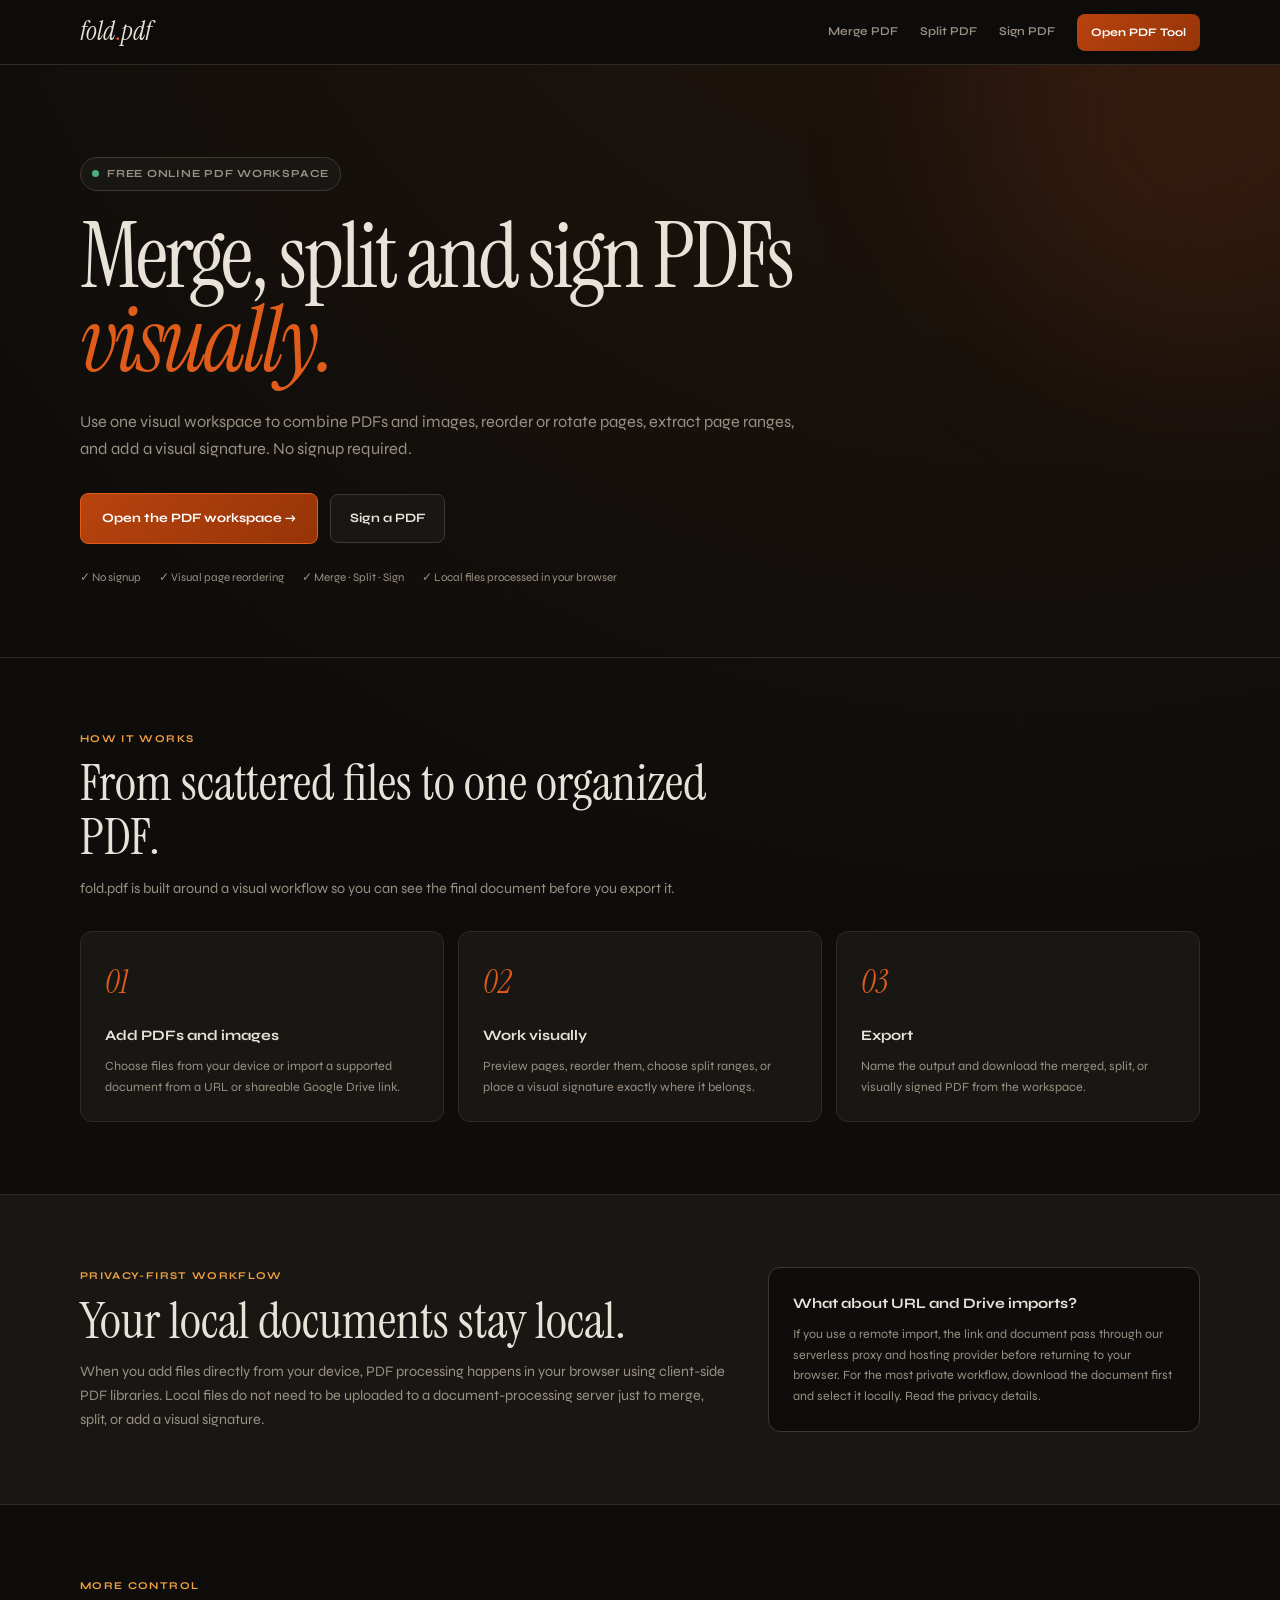
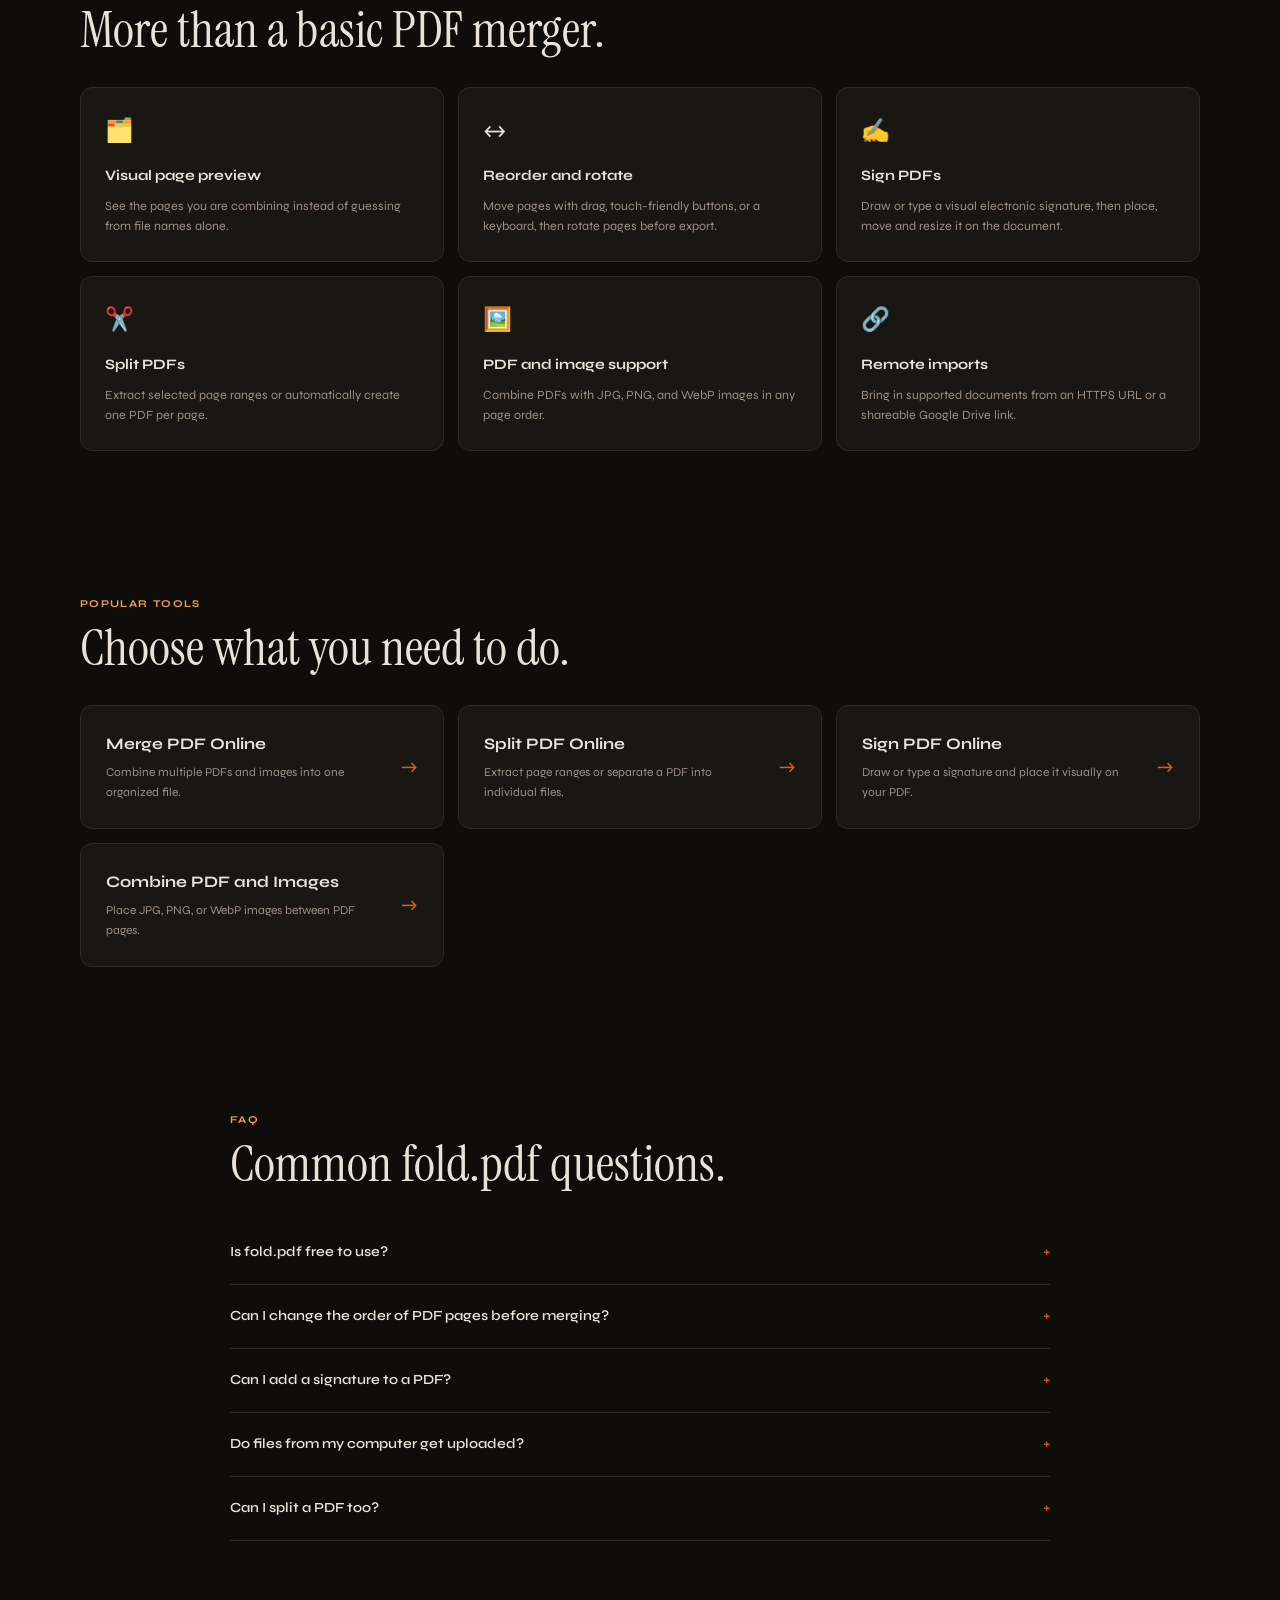
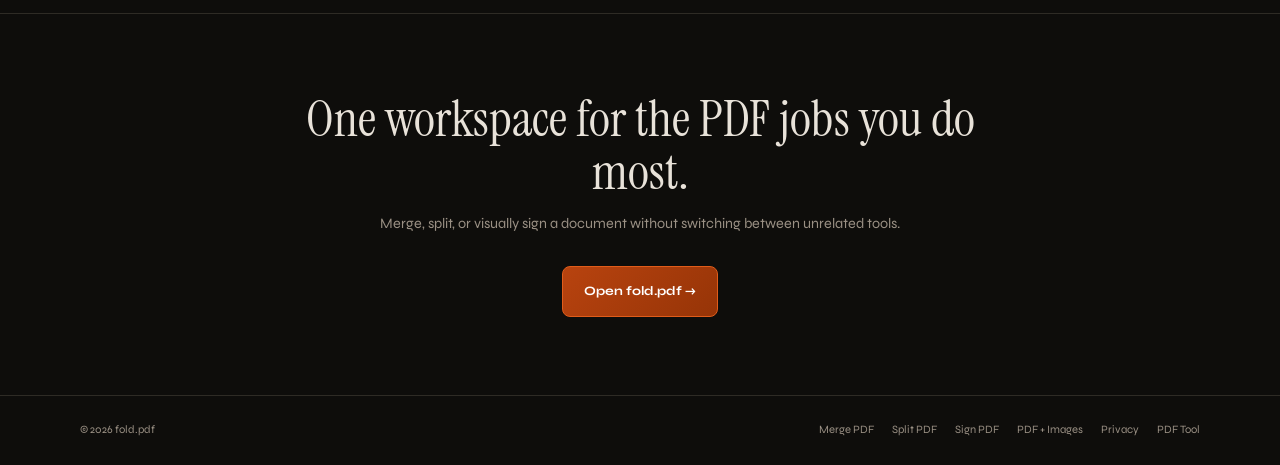
<file: index.html>
<!DOCTYPE html>
<html lang="en">
<head>
  <meta charset="UTF-8">
  <meta name="viewport" content="width=device-width, initial-scale=1.0">
  <title>Free PDF Tools to Merge, Split & Sign | fold.pdf</title>
  <meta name="description" content="Merge, split, reorder and visually sign PDFs in one free browser-based workspace. Combine PDFs and images, preview pages and export without an account.">
  <meta name="robots" content="index,follow,max-image-preview:large">
  <meta name="theme-color" content="#0e0d0b">
  <link rel="canonical" href="https://pdf-merger-sepia.vercel.app/">

  <meta property="og:type" content="website">
  <meta property="og:title" content="Free PDF Tools to Merge, Split & Sign – fold.pdf">
  <meta property="og:description" content="Combine PDFs and images, visually reorder pages, split documents, add a visual signature, and download your finished PDF for free.">
  <meta property="og:url" content="https://pdf-merger-sepia.vercel.app/">
  <meta property="og:site_name" content="fold.pdf">
  <meta name="twitter:card" content="summary">
  <meta name="twitter:title" content="Free PDF Tools to Merge, Split & Sign – fold.pdf">
  <meta name="twitter:description" content="Merge, organize, split and visually sign PDF files online with one workspace.">

  <link rel="preconnect" href="https://fonts.googleapis.com">
  <link rel="preconnect" href="https://fonts.gstatic.com" crossorigin>
  <link href="https://fonts.googleapis.com/css2?family=Instrument+Serif:ital@0;1&family=Syne:wght@400;500;600;700&display=swap" rel="stylesheet">

  <script type="application/ld+json">
  {
    "@context": "https://schema.org",
    "@type": "WebApplication",
    "name": "fold.pdf",
    "url": "https://pdf-merger-sepia.vercel.app/",
    "applicationCategory": "UtilitiesApplication",
    "operatingSystem": "Any",
    "isAccessibleForFree": true,
    "inLanguage": "en",
    "description": "A browser-based PDF workspace for merging, organizing, splitting and visually signing PDF files and images.",
    "offers": {"@type":"Offer","price":"0","priceCurrency":"USD"},
    "featureList": [
      "Merge PDF files",
      "Merge images into PDF",
      "Visual page reordering",
      "Remove individual pages",
      "Split PDFs by page range",
      "Draw or type a visual PDF signature",
      "Import from URL or Google Drive"
    ]
  }
  </script>

  <style>
    *,*::before,*::after{box-sizing:border-box;margin:0;padding:0}
    :root{--bg:#0e0d0b;--surface:#181714;--surface2:#211f1b;--border:#2e2b25;--border2:#3d3930;--text:#e8e2d9;--muted:#9a9084;--accent:#e05c1a;--accent2:#f0a040;--green:#4caf7d;--max:1120px}
    html{scroll-behavior:smooth}body{background:radial-gradient(circle at 80% -10%,rgba(224,92,26,.10),transparent 32%),var(--bg);color:var(--text);font-family:'Syne',sans-serif;line-height:1.65;min-height:100vh}a{color:inherit;text-decoration:none}.wrap{width:min(var(--max),calc(100% - 40px));margin:auto}
    header{border-bottom:1px solid var(--border);background:rgba(14,13,11,.92);backdrop-filter:blur(12px);position:sticky;top:0;z-index:20}nav{height:64px;display:flex;align-items:center;gap:22px}.logo{font-family:'Instrument Serif',serif;font-style:italic;font-size:1.65rem;margin-right:auto}.logo em{color:var(--accent);font-style:normal}.navlink{font-size:.75rem;color:var(--muted);font-weight:600}.navlink:hover{color:var(--text)}.nav-cta,.btn-primary{background:linear-gradient(135deg,#b8430f,#963407);color:#fff;border-radius:8px;font-weight:700}.nav-cta{padding:9px 14px;font-size:.72rem}
    .hero{padding:92px 0 70px;border-bottom:1px solid var(--border);overflow:hidden;position:relative}.hero::after{content:"";position:absolute;width:480px;height:480px;border-radius:50%;background:rgba(224,92,26,.12);filter:blur(90px);right:-170px;top:-190px;pointer-events:none}.eyebrow{display:inline-flex;align-items:center;gap:8px;border:1px solid var(--border2);background:var(--surface);padding:7px 11px;border-radius:999px;color:var(--muted);font-size:.68rem;font-weight:700;letter-spacing:.07em;text-transform:uppercase;margin-bottom:24px}.dot{width:7px;height:7px;border-radius:50%;background:var(--green)}h1{font-family:'Instrument Serif',serif;font-weight:400;font-size:clamp(3.2rem,7vw,6.6rem);line-height:.94;max-width:850px;letter-spacing:-.035em}h1 em{color:var(--accent);font-style:italic}.sub{max-width:720px;color:var(--muted);font-size:1.02rem;margin-top:26px}.actions{display:flex;gap:12px;align-items:center;flex-wrap:wrap;margin-top:30px}.btn{display:inline-flex;align-items:center;justify-content:center;padding:13px 19px;border-radius:8px;font-size:.8rem;font-weight:700;border:1px solid var(--border2);transition:.18s ease}.btn-primary{border-color:var(--accent);padding:14px 21px}.btn-primary:hover{filter:brightness(1.12);transform:translateY(-1px)}.btn-secondary{background:var(--surface);color:var(--text)}.btn-secondary:hover{border-color:var(--accent);color:var(--accent)}.trust{display:flex;gap:18px;flex-wrap:wrap;margin-top:24px;color:var(--muted);font-size:.72rem}.trust span{display:flex;gap:6px;align-items:center}
    section{padding:72px 0}.section-head{max-width:700px;margin-bottom:30px}.kicker{color:var(--accent2);font-size:.65rem;text-transform:uppercase;letter-spacing:.13em;font-weight:700;margin-bottom:9px}h2{font-family:'Instrument Serif',serif;font-size:clamp(2.1rem,4vw,3.5rem);font-weight:400;line-height:1.05}.section-copy{color:var(--muted);margin-top:13px;font-size:.9rem}.steps,.features{display:grid;grid-template-columns:repeat(3,1fr);gap:14px}.card{background:var(--surface);border:1px solid var(--border);border-radius:12px;padding:24px;transition:.18s ease}.card:hover{border-color:var(--border2);transform:translateY(-1px)}.num{font-family:'Instrument Serif',serif;color:var(--accent);font-size:2rem;font-style:italic;margin-bottom:16px}.card h3{font-size:.9rem;margin-bottom:8px}.card p{color:var(--muted);font-size:.78rem}.feature-icon{font-size:1.45rem;margin-bottom:14px}.privacy{border-top:1px solid var(--border);border-bottom:1px solid var(--border);background:var(--surface)}.privacy-grid{display:grid;grid-template-columns:1.2fr .8fr;gap:40px;align-items:center}.privacy-note{background:var(--bg);border:1px solid var(--border2);border-radius:12px;padding:24px;color:var(--muted);font-size:.78rem}.privacy-note strong{display:block;color:var(--text);font-size:.9rem;margin-bottom:8px}
    .tools-grid{display:grid;grid-template-columns:repeat(3,1fr);gap:14px}.tool-card{display:flex;justify-content:space-between;gap:20px;align-items:center;background:var(--surface);border:1px solid var(--border);border-radius:12px;padding:25px;transition:.18s ease}.tool-card:hover{border-color:var(--accent);transform:translateY(-2px);box-shadow:0 16px 36px rgba(0,0,0,.16)}.tool-card span{color:var(--muted);font-size:.75rem;display:block;margin-top:6px}.arrow{color:var(--accent);font-size:1.25rem}.faq{max-width:820px}details{border-bottom:1px solid var(--border);padding:20px 0}summary{cursor:pointer;font-size:.87rem;font-weight:600;list-style:none;display:flex;justify-content:space-between;gap:20px}summary::after{content:"+";color:var(--accent)}details[open] summary::after{content:"–"}details p{color:var(--muted);font-size:.8rem;margin-top:12px;max-width:730px}.final{padding:78px 0;text-align:center;border-top:1px solid var(--border)}.final h2{max-width:720px;margin:auto}.final .actions{justify-content:center}footer{border-top:1px solid var(--border);padding:25px 0;color:var(--muted);font-size:.7rem}.footer-row{display:flex;justify-content:space-between;gap:20px;flex-wrap:wrap}.footer-links{display:flex;gap:18px}
    a:focus-visible,summary:focus-visible{outline:3px solid var(--accent2);outline-offset:4px}@media(prefers-reduced-motion:reduce){html{scroll-behavior:auto}*,*::before,*::after{transition-duration:.01ms!important}}@media(max-width:900px){.tools-grid{grid-template-columns:1fr}.steps,.features{grid-template-columns:1fr}.privacy-grid{grid-template-columns:1fr}.navlink{display:none}.hero{padding-top:65px}h1{font-size:clamp(3rem,15vw,5rem)}}@media(max-width:480px){.wrap{width:min(var(--max),calc(100% - 28px))}.hero{padding:54px 0}.actions .btn{width:100%}.trust{display:grid;gap:8px}.card,.tool-card{padding:20px}}
  </style>
</head>
<body>
  <header>
    <nav class="wrap" aria-label="Main navigation">
      <a class="logo" href="/" aria-label="fold.pdf home">fold<em>.</em>pdf</a>
      <a class="navlink" href="/merge-pdf.html">Merge PDF</a>
      <a class="navlink" href="/split-pdf.html">Split PDF</a>
      <a class="navlink" href="/sign-pdf.html">Sign PDF</a>
      <a class="nav-cta" href="/tool.html?mode=merge">Open PDF Tool</a>
    </nav>
  </header>

  <main>
    <section class="hero">
      <div class="wrap">
        <div class="eyebrow"><span class="dot"></span> Free online PDF workspace</div>
        <h1>Merge, split and sign PDFs <em>visually.</em></h1>
        <p class="sub">Use one visual workspace to combine PDFs and images, reorder or rotate pages, extract page ranges, and add a visual signature. No signup required.</p>
        <div class="actions">
          <a class="btn btn-primary" href="/tool.html?mode=merge">Open the PDF workspace →</a>
          <a class="btn btn-secondary" href="/tool.html?mode=sign">Sign a PDF</a>
        </div>
        <div class="trust" aria-label="Product benefits"><span>✓ No signup</span><span>✓ Visual page reordering</span><span>✓ Merge · Split · Sign</span><span>✓ Local files processed in your browser</span></div>
      </div>
    </section>

    <section>
      <div class="wrap">
        <div class="section-head"><div class="kicker">How it works</div><h2>From scattered files to one organized PDF.</h2><p class="section-copy">fold.pdf is built around a visual workflow so you can see the final document before you export it.</p></div>
        <div class="steps"><article class="card"><div class="num">01</div><h3>Add PDFs and images</h3><p>Choose files from your device or import a supported document from a URL or shareable Google Drive link.</p></article><article class="card"><div class="num">02</div><h3>Work visually</h3><p>Preview pages, reorder them, choose split ranges, or place a visual signature exactly where it belongs.</p></article><article class="card"><div class="num">03</div><h3>Export</h3><p>Name the output and download the merged, split, or visually signed PDF from the workspace.</p></article></div>
      </div>
    </section>

    <section class="privacy"><div class="wrap privacy-grid"><div><div class="kicker">Privacy-first workflow</div><h2>Your local documents stay local.</h2><p class="section-copy">When you add files directly from your device, PDF processing happens in your browser using client-side PDF libraries. Local files do not need to be uploaded to a document-processing server just to merge, split, or add a visual signature.</p></div><div class="privacy-note"><strong>What about URL and Drive imports?</strong>If you use a remote import, the link and document pass through our serverless proxy and hosting provider before returning to your browser. For the most private workflow, download the document first and select it locally. <a href="/privacy.html">Read the privacy details.</a></div></div></section>

    <section><div class="wrap"><div class="section-head"><div class="kicker">More control</div><h2>More than a basic PDF merger.</h2></div><div class="features"><article class="card"><div class="feature-icon">🗂️</div><h3>Visual page preview</h3><p>See the pages you are combining instead of guessing from file names alone.</p></article><article class="card"><div class="feature-icon">↔️</div><h3>Reorder and rotate</h3><p>Move pages with drag, touch-friendly buttons, or a keyboard, then rotate pages before export.</p></article><article class="card"><div class="feature-icon">✍️</div><h3>Sign PDFs</h3><p>Draw or type a visual electronic signature, then place, move and resize it on the document.</p></article><article class="card"><div class="feature-icon">✂️</div><h3>Split PDFs</h3><p>Extract selected page ranges or automatically create one PDF per page.</p></article><a class="card" href="/combine-pdf-and-images.html"><div class="feature-icon">🖼️</div><h3>PDF and image support</h3><p>Combine PDFs with JPG, PNG, and WebP images in any page order.</p></a><article class="card"><div class="feature-icon">🔗</div><h3>Remote imports</h3><p>Bring in supported documents from an HTTPS URL or a shareable Google Drive link.</p></article></div></div></section>

    <section><div class="wrap"><div class="section-head"><div class="kicker">Popular tools</div><h2>Choose what you need to do.</h2></div><div class="tools-grid"><a class="tool-card" href="/merge-pdf.html"><div><strong>Merge PDF Online</strong><span>Combine multiple PDFs and images into one organized file.</span></div><div class="arrow">→</div></a><a class="tool-card" href="/split-pdf.html"><div><strong>Split PDF Online</strong><span>Extract page ranges or separate a PDF into individual files.</span></div><div class="arrow">→</div></a><a class="tool-card" href="/sign-pdf.html"><div><strong>Sign PDF Online</strong><span>Draw or type a signature and place it visually on your PDF.</span></div><div class="arrow">→</div></a><a class="tool-card" href="/combine-pdf-and-images.html"><div><strong>Combine PDF and Images</strong><span>Place JPG, PNG, or WebP images between PDF pages.</span></div><div class="arrow">→</div></a></div></div></section>

    <section><div class="wrap faq"><div class="section-head"><div class="kicker">FAQ</div><h2>Common fold.pdf questions.</h2></div><details><summary>Is fold.pdf free to use?</summary><p>Yes. The current merge, split, and visual signing workflows can be used without creating an account.</p></details><details><summary>Can I change the order of PDF pages before merging?</summary><p>Yes. Add your files, preview the pages, then drag or use the Move buttons to arrange them. You can also rotate or remove pages before downloading.</p></details><details><summary>Can I add a signature to a PDF?</summary><p>Yes. Sign mode lets you draw or type a reusable visual signature image, place it on a page, move it, resize it, and export the PDF. It does not verify identity or create a certificate-based digital signature.</p></details><details><summary>Do files from my computer get uploaded?</summary><p>Files selected directly from your device are processed in the browser. If you import from a URL or Google Drive, the link and file pass through our serverless proxy and hosting provider.</p></details><details><summary>Can I split a PDF too?</summary><p>Yes. Switch to Split mode to choose page ranges, including reverse ranges, or automatically create one PDF per page.</p></details></div></section>

    <section class="final"><div class="wrap"><h2>One workspace for the PDF jobs you do most.</h2><p class="section-copy">Merge, split, or visually sign a document without switching between unrelated tools.</p><div class="actions"><a class="btn btn-primary" href="/tool.html?mode=merge">Open fold.pdf →</a></div></div></section>
  </main>

  <footer><div class="wrap footer-row"><span>© 2026 fold.pdf</span><div class="footer-links"><a href="/merge-pdf.html">Merge PDF</a><a href="/split-pdf.html">Split PDF</a><a href="/sign-pdf.html">Sign PDF</a><a href="/combine-pdf-and-images.html">PDF + Images</a><a href="/privacy.html">Privacy</a><a href="/tool.html">PDF Tool</a></div></div></footer>
</body>
</html>
</file>
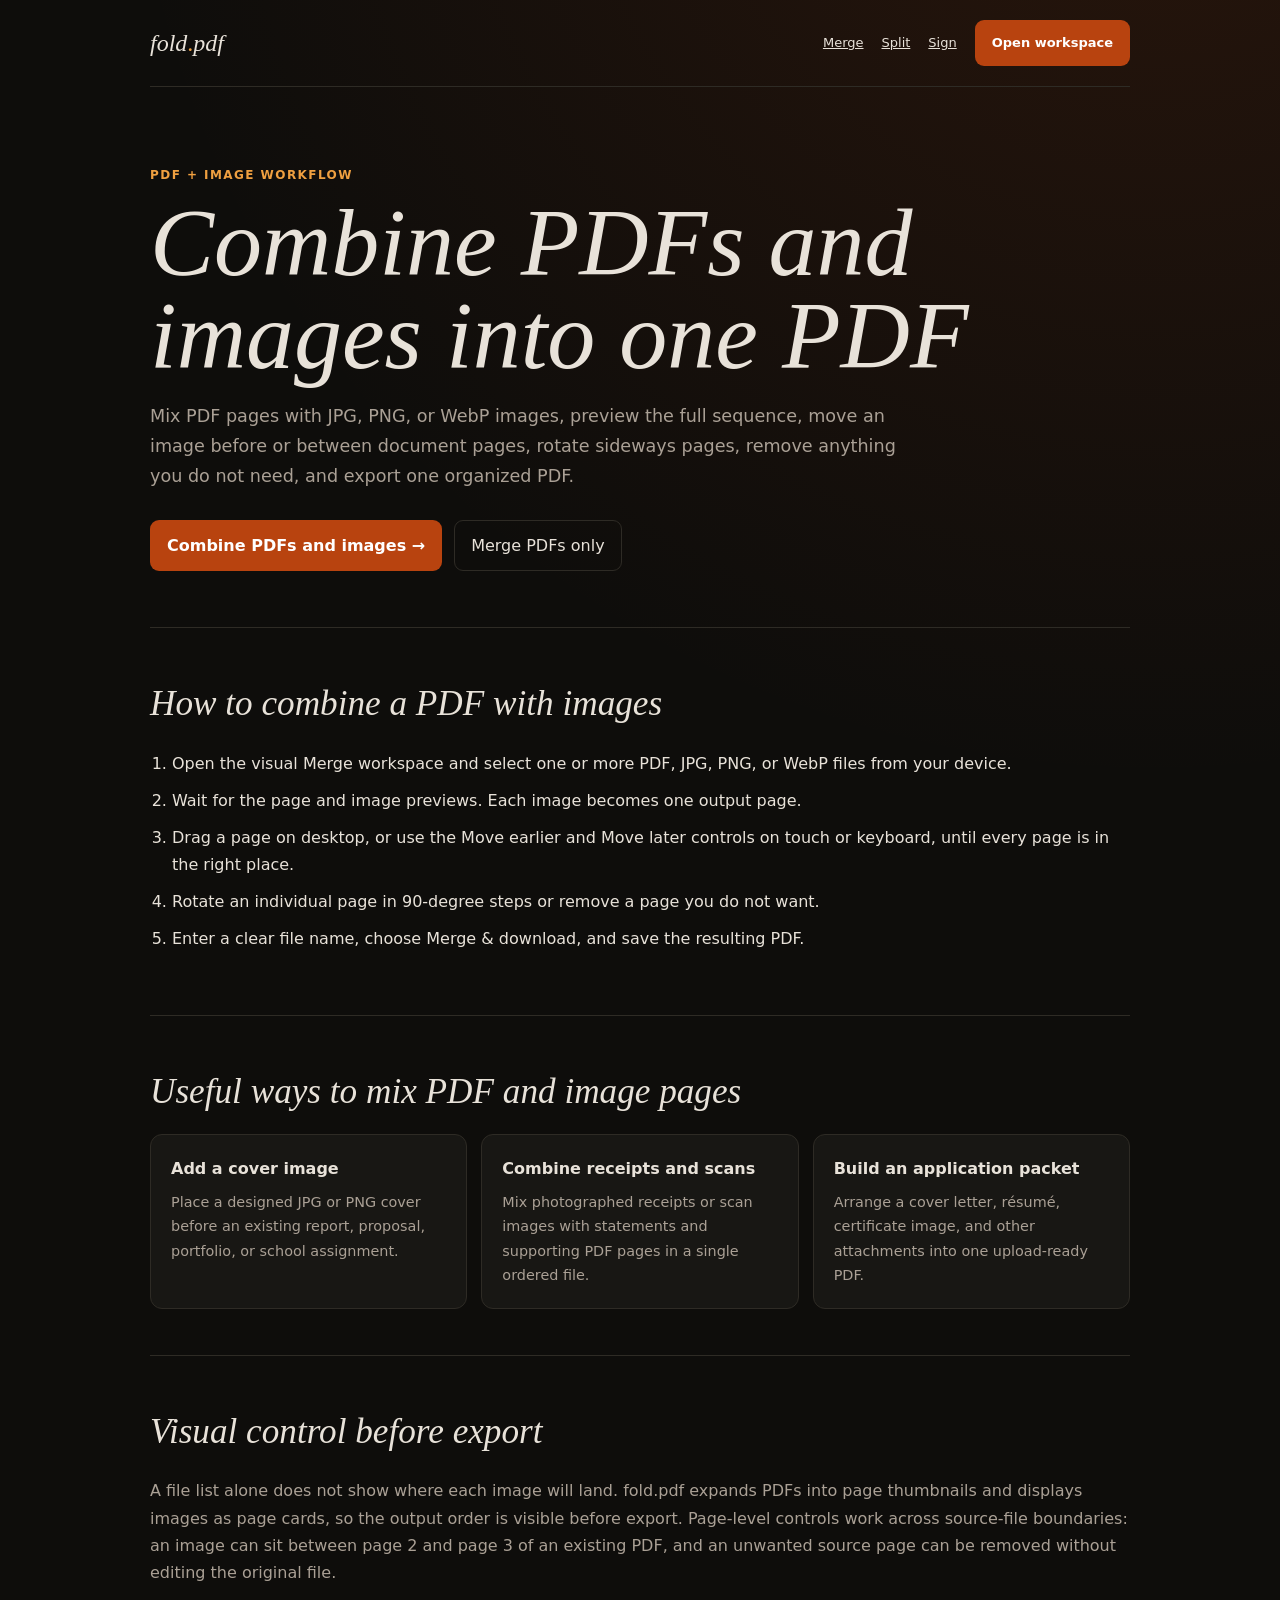
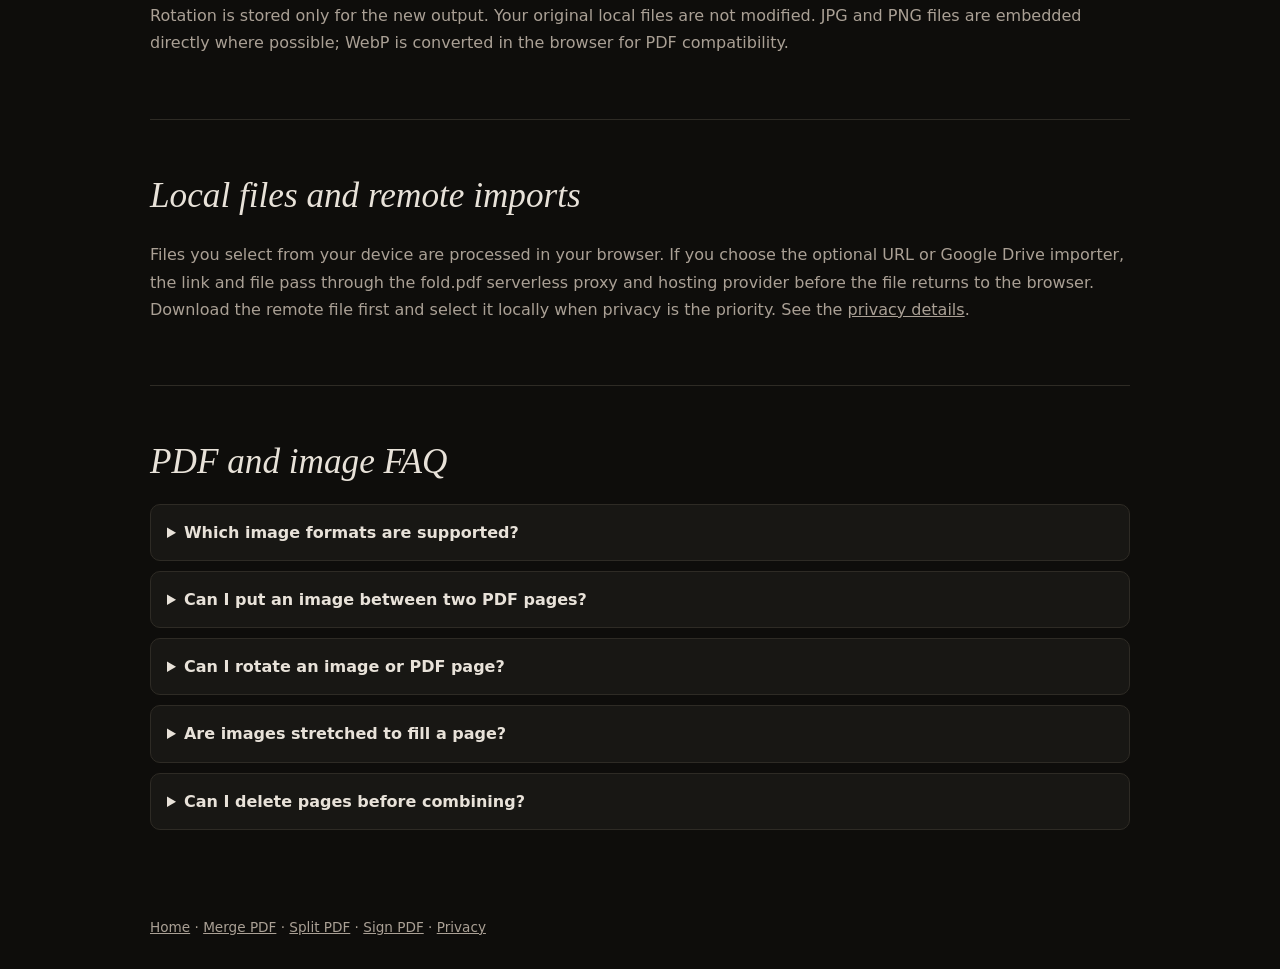
<file: combine-pdf-and-images.html>
<!DOCTYPE html>
<html lang="en">
<head>
  <meta charset="UTF-8">
  <meta name="viewport" content="width=device-width,initial-scale=1">
  <title>Combine PDF and Images Online — JPG/PNG to PDF | fold.pdf</title>
  <meta name="description" content="Combine PDFs with JPG, PNG and WebP images, reorder or rotate pages visually, remove unwanted pages, and download one PDF in your browser.">
  <meta name="robots" content="index,follow,max-image-preview:large">
  <link rel="canonical" href="https://pdf-merger-sepia.vercel.app/combine-pdf-and-images.html">
  <meta property="og:type" content="website"><meta property="og:site_name" content="fold.pdf"><meta property="og:title" content="Combine PDF and Images Online — fold.pdf"><meta property="og:description" content="Place JPG, PNG and WebP images before, between or after PDF pages and export one organized PDF."><meta property="og:url" content="https://pdf-merger-sepia.vercel.app/combine-pdf-and-images.html">
  <meta name="twitter:card" content="summary"><meta name="twitter:title" content="Combine PDF and Images Online — fold.pdf"><meta name="twitter:description" content="Mix PDF pages with JPG, PNG and WebP images in one visual workspace.">
  <style>
    :root{--bg:#0e0d0b;--panel:#181714;--line:#2e2b25;--text:#e8e2d9;--muted:#aaa095;--accent:#b8430f;--gold:#f0a040}*{box-sizing:border-box}body{margin:0;background:radial-gradient(circle at 90% -10%,rgba(184,67,15,.16),transparent 34%),var(--bg);color:var(--text);font-family:Inter,ui-sans-serif,system-ui,sans-serif;line-height:1.7}.wrap{width:min(980px,calc(100% - 36px));margin:auto}a{color:inherit}.nav{display:flex;align-items:center;gap:18px;padding:20px 0;border-bottom:1px solid var(--line)}.brand{font:italic 24px Georgia,serif;margin-right:auto;text-decoration:none}.brand em{color:var(--gold);font-style:normal}.nav a:not(.brand){font-size:13px}.cta{display:inline-block;background:var(--accent);color:#fff;text-decoration:none;padding:12px 17px;border-radius:9px;font-weight:800}.hero{padding:78px 0 56px}.eyebrow{color:var(--gold);font-size:12px;font-weight:800;text-transform:uppercase;letter-spacing:.12em}h1,h2{font-family:Georgia,serif;font-style:italic;font-weight:500}h1{font-size:clamp(3.1rem,8vw,6rem);line-height:.96;margin:12px 0 20px;max-width:900px}h2{font-size:2.2rem;margin:0 0 12px}.lead,.muted{color:var(--muted)}.lead{font-size:1.1rem;max-width:760px}.actions{display:flex;gap:12px;flex-wrap:wrap;margin-top:28px}.secondary{border:1px solid var(--line);padding:11px 16px;border-radius:9px;text-decoration:none}section{padding:46px 0;border-top:1px solid var(--line)}.grid{display:grid;grid-template-columns:repeat(3,1fr);gap:14px}.card{background:var(--panel);border:1px solid var(--line);border-radius:12px;padding:20px}.card h3{margin:0 0 8px;font-size:1rem}.card p{margin:0;color:var(--muted);font-size:.9rem}ol{padding-left:22px}li{margin:10px 0}.faq details{background:var(--panel);border:1px solid var(--line);border-radius:10px;padding:14px 16px;margin:10px 0}.faq summary{cursor:pointer;font-weight:800}.faq p{color:var(--muted)}footer{padding:30px 0;color:var(--muted);font-size:.85rem}a:focus-visible,summary:focus-visible{outline:3px solid var(--gold);outline-offset:4px}@media(max-width:720px){.grid{grid-template-columns:1fr}.nav>a:not(.brand):not(.cta){display:none}.hero{padding-top:58px}}
  </style>
  <script type="application/ld+json">{"@context":"https://schema.org","@type":"WebApplication","name":"fold.pdf PDF and Image Combiner","applicationCategory":"UtilitiesApplication","operatingSystem":"Any","isAccessibleForFree":true,"inLanguage":"en","url":"https://pdf-merger-sepia.vercel.app/combine-pdf-and-images.html","description":"Combine PDF pages with JPG, PNG and WebP images, reorder, rotate or remove pages, and export one PDF.","offers":{"@type":"Offer","price":"0","priceCurrency":"USD"}}</script>
</head>
<body>
  <div class="wrap">
    <nav class="nav" aria-label="Main navigation"><a class="brand" href="/">fold<em>.</em>pdf</a><a href="/merge-pdf.html">Merge</a><a href="/split-pdf.html">Split</a><a href="/sign-pdf.html">Sign</a><a class="cta" href="/tool.html?mode=merge">Open workspace</a></nav>
    <main>
      <header class="hero"><div class="eyebrow">PDF + image workflow</div><h1>Combine PDFs and images into one PDF</h1><p class="lead">Mix PDF pages with JPG, PNG, or WebP images, preview the full sequence, move an image before or between document pages, rotate sideways pages, remove anything you do not need, and export one organized PDF.</p><div class="actions"><a class="cta" href="/tool.html?mode=merge">Combine PDFs and images →</a><a class="secondary" href="/merge-pdf.html">Merge PDFs only</a></div></header>
      <section><h2>How to combine a PDF with images</h2><ol><li>Open the visual Merge workspace and select one or more PDF, JPG, PNG, or WebP files from your device.</li><li>Wait for the page and image previews. Each image becomes one output page.</li><li>Drag a page on desktop, or use the Move earlier and Move later controls on touch or keyboard, until every page is in the right place.</li><li>Rotate an individual page in 90-degree steps or remove a page you do not want.</li><li>Enter a clear file name, choose Merge &amp; download, and save the resulting PDF.</li></ol></section>
      <section><h2>Useful ways to mix PDF and image pages</h2><div class="grid"><article class="card"><h3>Add a cover image</h3><p>Place a designed JPG or PNG cover before an existing report, proposal, portfolio, or school assignment.</p></article><article class="card"><h3>Combine receipts and scans</h3><p>Mix photographed receipts or scan images with statements and supporting PDF pages in a single ordered file.</p></article><article class="card"><h3>Build an application packet</h3><p>Arrange a cover letter, résumé, certificate image, and other attachments into one upload-ready PDF.</p></article></div></section>
      <section><h2>Visual control before export</h2><p class="muted">A file list alone does not show where each image will land. fold.pdf expands PDFs into page thumbnails and displays images as page cards, so the output order is visible before export. Page-level controls work across source-file boundaries: an image can sit between page 2 and page 3 of an existing PDF, and an unwanted source page can be removed without editing the original file.</p><p class="muted">Rotation is stored only for the new output. Your original local files are not modified. JPG and PNG files are embedded directly where possible; WebP is converted in the browser for PDF compatibility.</p></section>
      <section><h2>Local files and remote imports</h2><p class="muted">Files you select from your device are processed in your browser. If you choose the optional URL or Google Drive importer, the link and file pass through the fold.pdf serverless proxy and hosting provider before the file returns to the browser. Download the remote file first and select it locally when privacy is the priority. See the <a href="/privacy.html">privacy details</a>.</p></section>
      <section class="faq"><h2>PDF and image FAQ</h2><details><summary>Which image formats are supported?</summary><p>The workspace accepts JPG/JPEG, PNG, and WebP images. TIFF, HEIC, SVG, and other formats are not advertised because browser decoding and safe PDF conversion are not consistent.</p></details><details><summary>Can I put an image between two PDF pages?</summary><p>Yes. Every PDF page and image appears as an individual output card, so you can move an image to any position.</p></details><details><summary>Can I rotate an image or PDF page?</summary><p>Yes. Use the rotate control on an individual output page. Rotation changes the new PDF, not your source file.</p></details><details><summary>Are images stretched to fill a page?</summary><p>Each image keeps its aspect ratio. The output page is created from the image dimensions, then any selected page rotation is applied.</p></details><details><summary>Can I delete pages before combining?</summary><p>Yes. Remove any PDF page or image card before export; only the remaining ordered pages are included.</p></details></section>
    </main>
    <footer><a href="/">Home</a> · <a href="/merge-pdf.html">Merge PDF</a> · <a href="/split-pdf.html">Split PDF</a> · <a href="/sign-pdf.html">Sign PDF</a> · <a href="/privacy.html">Privacy</a></footer>
  </div>
</body>
</html>
</file>
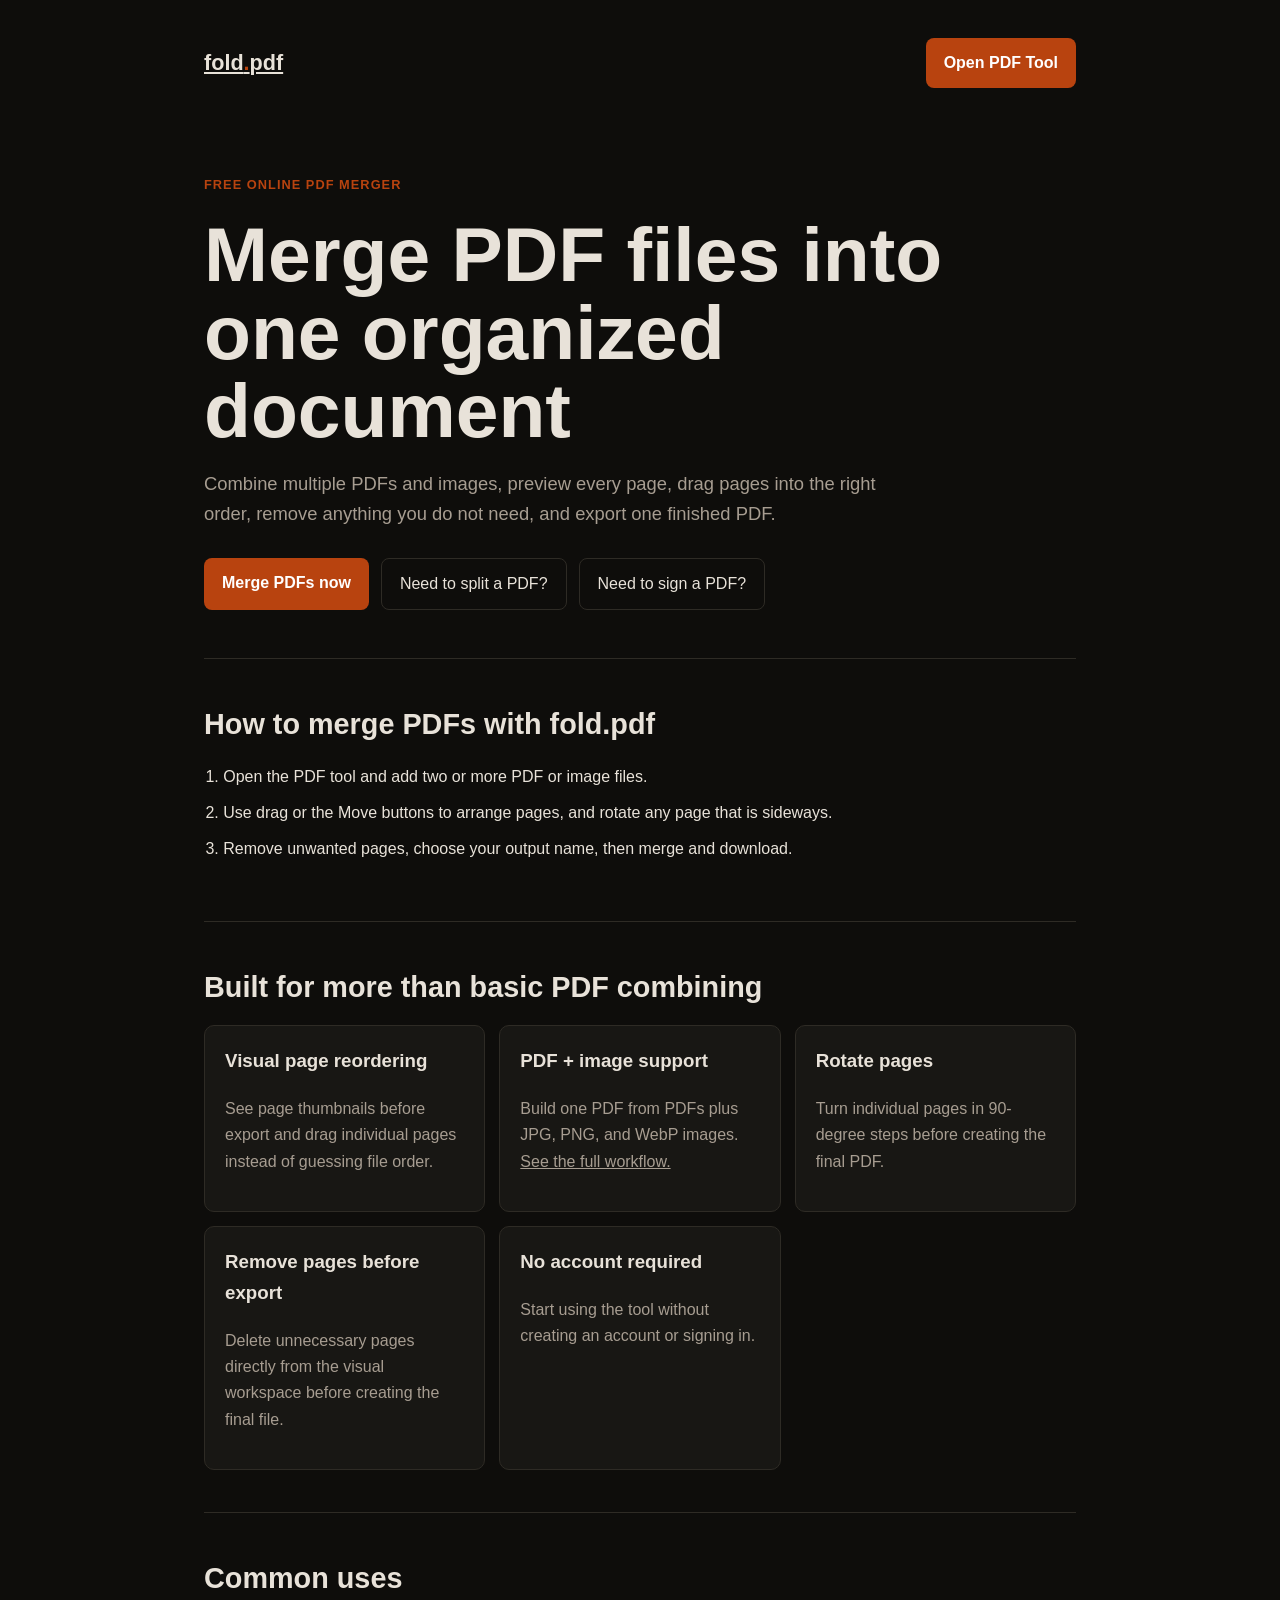
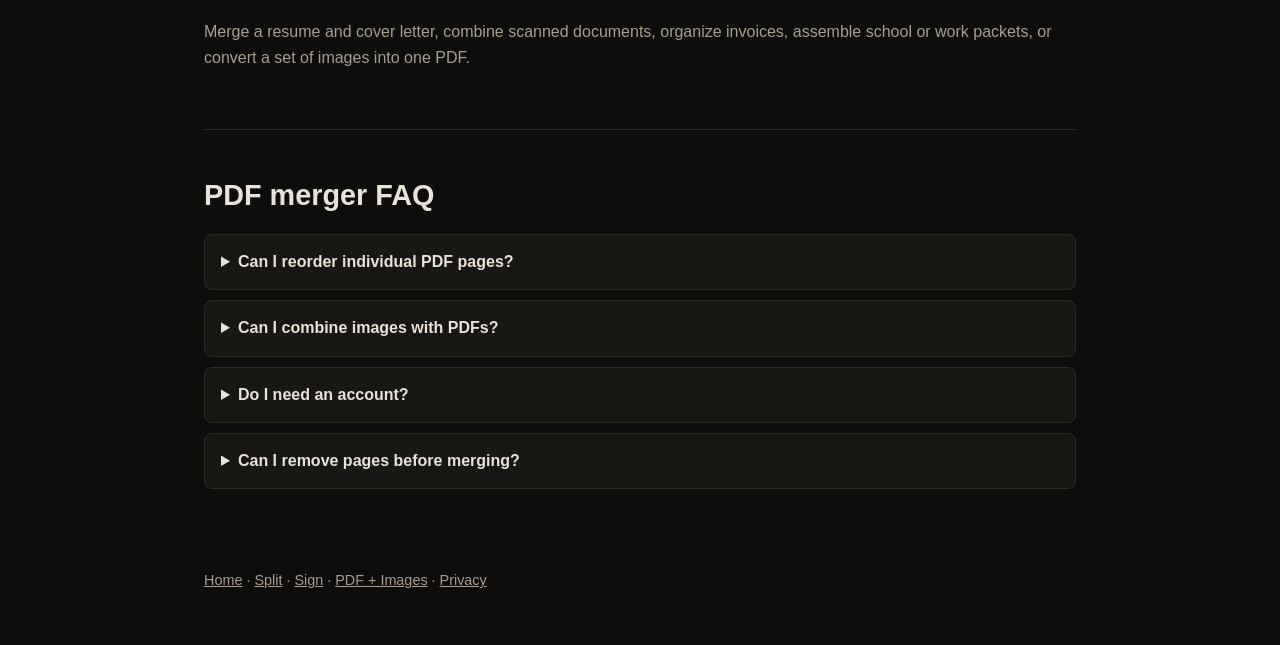
<file: merge-pdf.html>
<!DOCTYPE html>
<html lang="en">
<head>
  <meta charset="UTF-8">
  <meta name="viewport" content="width=device-width, initial-scale=1.0">
  <title>Merge PDF Online Free — Combine PDF & Images | fold.pdf</title>
  <meta name="description" content="Merge PDF files online for free with fold.pdf. Combine PDFs and images, reorder pages visually, remove pages, and download one organized PDF in your browser.">
  <meta name="robots" content="index,follow,max-image-preview:large">
  <link rel="canonical" href="https://pdf-merger-sepia.vercel.app/merge-pdf.html">
  <meta property="og:type" content="website">
  <meta property="og:title" content="Merge PDF Online Free — fold.pdf">
  <meta property="og:description" content="Combine PDFs and images, reorder pages visually, and export one PDF online.">
  <meta property="og:url" content="https://pdf-merger-sepia.vercel.app/merge-pdf.html">
  <meta name="twitter:card" content="summary">
  <style>
    :root{--bg:#0e0d0b;--surface:#181714;--border:#2e2b25;--text:#e8e2d9;--muted:#a79d91;--accent:#b8430f}
    *{box-sizing:border-box} body{margin:0;background:var(--bg);color:var(--text);font-family:Arial,sans-serif;line-height:1.65}
    a{color:inherit}.wrap{max-width:920px;margin:auto;padding:24px}.nav{display:flex;justify-content:space-between;align-items:center;padding:14px 0}.brand{font-size:1.35rem;font-weight:700}.brand em{color:var(--accent);font-style:normal}.cta{display:inline-block;background:var(--accent);color:white;text-decoration:none;padding:12px 18px;border-radius:8px;font-weight:700}
    .hero{padding:72px 0 48px}.eyebrow{color:var(--accent);font-weight:700;text-transform:uppercase;letter-spacing:.08em;font-size:.8rem}h1{font-size:clamp(2.4rem,7vw,4.8rem);line-height:1.02;margin:.25em 0}.lead{font-size:1.15rem;color:var(--muted);max-width:720px}.actions{display:flex;gap:12px;flex-wrap:wrap;margin-top:28px}.secondary{display:inline-block;border:1px solid var(--border);text-decoration:none;padding:12px 18px;border-radius:8px}a:focus-visible,summary:focus-visible{outline:3px solid #f0a040;outline-offset:4px}
    section{padding:42px 0;border-top:1px solid var(--border)}h2{font-size:1.8rem;margin:0 0 14px}.grid{display:grid;grid-template-columns:repeat(auto-fit,minmax(220px,1fr));gap:14px}.card{background:var(--surface);border:1px solid var(--border);border-radius:10px;padding:20px}.card h3{margin-top:0}.muted{color:var(--muted)}ol{padding-left:1.2rem}li{margin:.6rem 0}.faq details{background:var(--surface);border:1px solid var(--border);border-radius:8px;padding:14px 16px;margin:10px 0}.faq summary{font-weight:700;cursor:pointer}.footer{color:var(--muted);font-size:.9rem;padding:28px 0}
  </style>
  <script type="application/ld+json">
  {"@context":"https://schema.org","@type":"WebApplication","name":"fold.pdf PDF Merger","applicationCategory":"UtilitiesApplication","operatingSystem":"Any","isAccessibleForFree":true,"inLanguage":"en","url":"https://pdf-merger-sepia.vercel.app/merge-pdf.html","description":"Online PDF merger for combining PDFs and images, reordering, rotating and removing pages, and exporting one PDF.","offers":{"@type":"Offer","price":"0","priceCurrency":"USD"}}
  </script>
</head>
<body>
  <main class="wrap">
    <nav class="nav"><a class="brand" href="/">fold<em>.</em>pdf</a><a class="cta" href="/tool.html?mode=merge">Open PDF Tool</a></nav>
    <header class="hero">
      <div class="eyebrow">Free online PDF merger</div>
      <h1>Merge PDF files into one organized document</h1>
      <p class="lead">Combine multiple PDFs and images, preview every page, drag pages into the right order, remove anything you do not need, and export one finished PDF.</p>
      <div class="actions"><a class="cta" href="/tool.html?mode=merge">Merge PDFs now</a><a class="secondary" href="/split-pdf.html">Need to split a PDF?</a><a class="secondary" href="/sign-pdf.html">Need to sign a PDF?</a></div>
    </header>
    <section>
      <h2>How to merge PDFs with fold.pdf</h2>
      <ol>
        <li>Open the PDF tool and add two or more PDF or image files.</li>
        <li>Use drag or the Move buttons to arrange pages, and rotate any page that is sideways.</li>
        <li>Remove unwanted pages, choose your output name, then merge and download.</li>
      </ol>
    </section>
    <section>
      <h2>Built for more than basic PDF combining</h2>
      <div class="grid">
        <article class="card"><h3>Visual page reordering</h3><p class="muted">See page thumbnails before export and drag individual pages instead of guessing file order.</p></article>
        <article class="card"><h3>PDF + image support</h3><p class="muted">Build one PDF from PDFs plus JPG, PNG, and WebP images. <a href="/combine-pdf-and-images.html">See the full workflow.</a></p></article>
        <article class="card"><h3>Rotate pages</h3><p class="muted">Turn individual pages in 90-degree steps before creating the final PDF.</p></article>
        <article class="card"><h3>Remove pages before export</h3><p class="muted">Delete unnecessary pages directly from the visual workspace before creating the final file.</p></article>
        <article class="card"><h3>No account required</h3><p class="muted">Start using the tool without creating an account or signing in.</p></article>
      </div>
    </section>
    <section>
      <h2>Common uses</h2>
      <p class="muted">Merge a resume and cover letter, combine scanned documents, organize invoices, assemble school or work packets, or convert a set of images into one PDF.</p>
    </section>
    <section class="faq">
      <h2>PDF merger FAQ</h2>
      <details><summary>Can I reorder individual PDF pages?</summary><p>Yes. After loading your files, the visual workspace lets you drag individual page thumbnails into a new order before exporting.</p></details>
      <details><summary>Can I combine images with PDFs?</summary><p>Yes. The tool supports JPG, PNG, and WebP images alongside PDF files.</p></details>
      <details><summary>Do I need an account?</summary><p>No account is required to use the merger.</p></details>
      <details><summary>Can I remove pages before merging?</summary><p>Yes. Remove unwanted pages from the preview, then merge the remaining pages into your finished PDF.</p></details>
    </section>
    <footer class="footer"><a href="/">Home</a> · <a href="/split-pdf.html">Split</a> · <a href="/sign-pdf.html">Sign</a> · <a href="/combine-pdf-and-images.html">PDF + Images</a> · <a href="/privacy.html">Privacy</a></footer>
  </main>
</body>
</html>
</file>
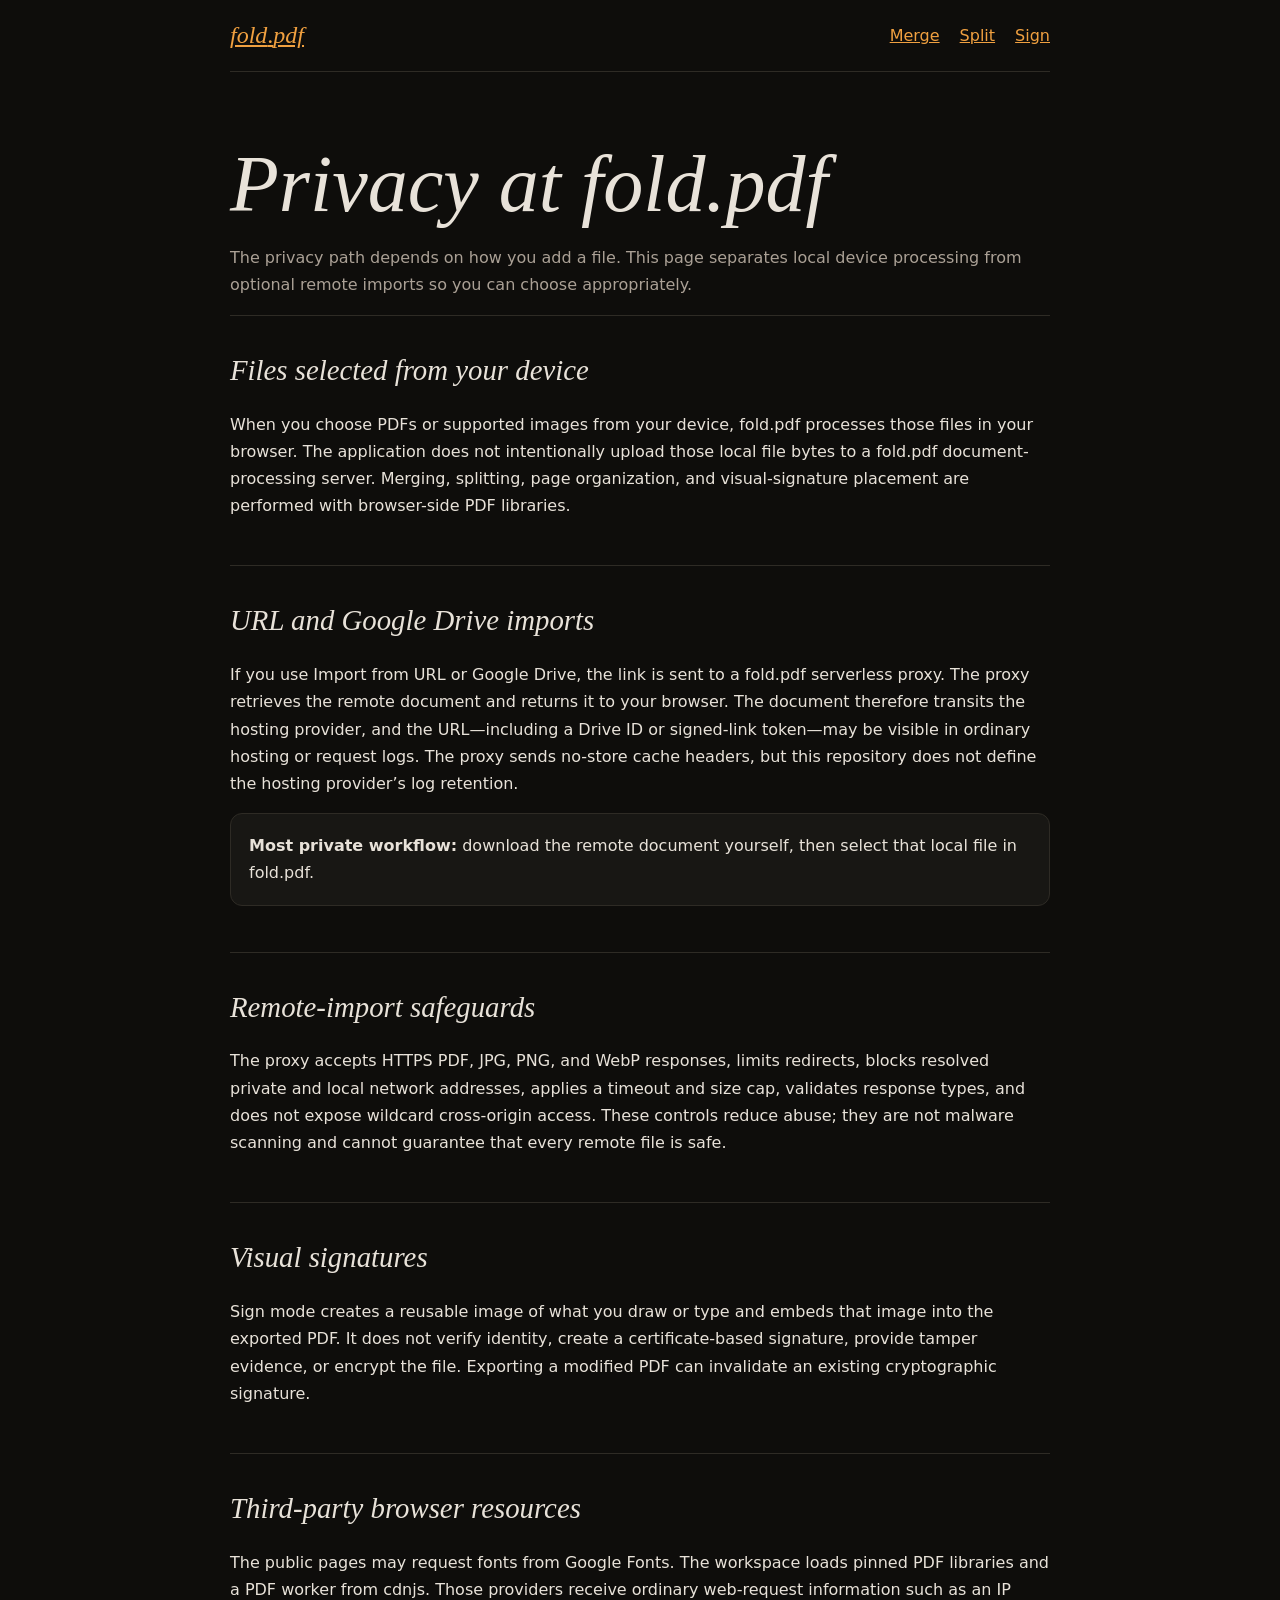
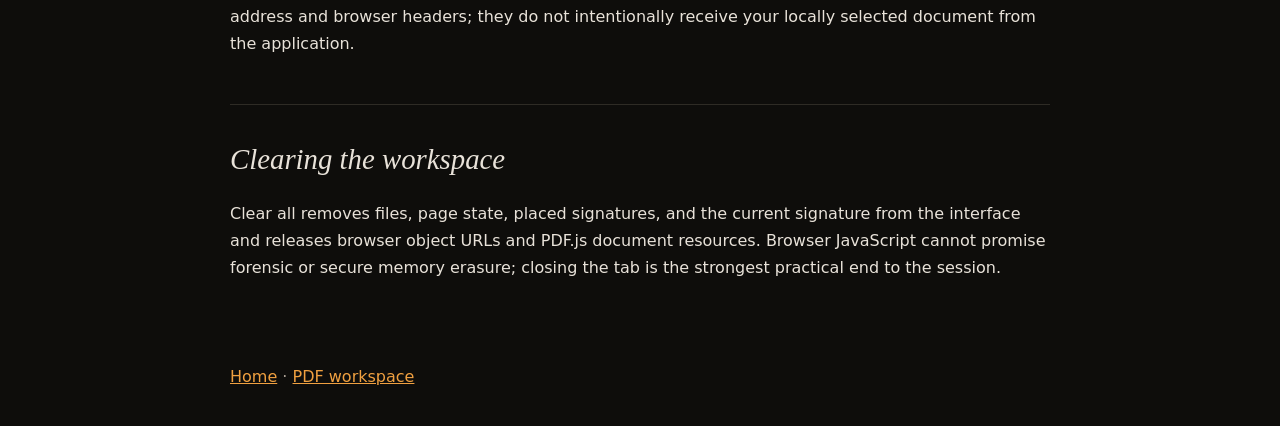
<file: privacy.html>
<!DOCTYPE html>
<html lang="en">
<head>
  <meta charset="UTF-8">
  <meta name="viewport" content="width=device-width,initial-scale=1">
  <title>Privacy | fold.pdf</title>
  <meta name="description" content="How fold.pdf handles local files, remote URL and Google Drive imports, visual signatures, and third-party browser resources.">
  <meta name="robots" content="noindex,follow">
  <link rel="canonical" href="https://pdf-merger-sepia.vercel.app/privacy.html">
  <style>
    :root{--bg:#0e0d0b;--panel:#181714;--line:#2e2b25;--text:#e8e2d9;--muted:#aaa095;--accent:#f0a040}*{box-sizing:border-box}body{margin:0;background:var(--bg);color:var(--text);font-family:Inter,ui-sans-serif,system-ui,sans-serif;line-height:1.7}.wrap{width:min(820px,calc(100% - 36px));margin:auto}.nav{display:flex;align-items:center;gap:20px;padding:22px 0;border-bottom:1px solid var(--line)}.brand{margin-right:auto;font:italic 24px Georgia,serif}.brand em{color:var(--accent);font-style:normal}a{color:var(--accent)}h1,h2{font-family:Georgia,serif;font-style:italic;font-weight:500}h1{font-size:clamp(3rem,8vw,5rem);line-height:1;margin:72px 0 20px}h2{font-size:1.8rem;margin:0 0 8px}.lead,.muted{color:var(--muted)}section{padding:30px 0;border-top:1px solid var(--line)}.note{background:var(--panel);border:1px solid var(--line);border-radius:12px;padding:18px}.footer{padding:36px 0;color:var(--muted)}a:focus-visible{outline:3px solid var(--accent);outline-offset:4px}
  </style>
</head>
<body>
  <div class="wrap">
    <nav class="nav" aria-label="Main navigation"><a class="brand" href="/">fold<em>.</em>pdf</a><a href="/merge-pdf.html">Merge</a><a href="/split-pdf.html">Split</a><a href="/sign-pdf.html">Sign</a></nav>
    <main>
      <h1>Privacy at fold.pdf</h1>
      <p class="lead">The privacy path depends on how you add a file. This page separates local device processing from optional remote imports so you can choose appropriately.</p>
      <section><h2>Files selected from your device</h2><p>When you choose PDFs or supported images from your device, fold.pdf processes those files in your browser. The application does not intentionally upload those local file bytes to a fold.pdf document-processing server. Merging, splitting, page organization, and visual-signature placement are performed with browser-side PDF libraries.</p></section>
      <section><h2>URL and Google Drive imports</h2><p>If you use Import from URL or Google Drive, the link is sent to a fold.pdf serverless proxy. The proxy retrieves the remote document and returns it to your browser. The document therefore transits the hosting provider, and the URL—including a Drive ID or signed-link token—may be visible in ordinary hosting or request logs. The proxy sends no-store cache headers, but this repository does not define the hosting provider’s log retention.</p><p class="note"><strong>Most private workflow:</strong> download the remote document yourself, then select that local file in fold.pdf.</p></section>
      <section><h2>Remote-import safeguards</h2><p>The proxy accepts HTTPS PDF, JPG, PNG, and WebP responses, limits redirects, blocks resolved private and local network addresses, applies a timeout and size cap, validates response types, and does not expose wildcard cross-origin access. These controls reduce abuse; they are not malware scanning and cannot guarantee that every remote file is safe.</p></section>
      <section><h2>Visual signatures</h2><p>Sign mode creates a reusable image of what you draw or type and embeds that image into the exported PDF. It does not verify identity, create a certificate-based signature, provide tamper evidence, or encrypt the file. Exporting a modified PDF can invalidate an existing cryptographic signature.</p></section>
      <section><h2>Third-party browser resources</h2><p>The public pages may request fonts from Google Fonts. The workspace loads pinned PDF libraries and a PDF worker from cdnjs. Those providers receive ordinary web-request information such as an IP address and browser headers; they do not intentionally receive your locally selected document from the application.</p></section>
      <section><h2>Clearing the workspace</h2><p>Clear all removes files, page state, placed signatures, and the current signature from the interface and releases browser object URLs and PDF.js document resources. Browser JavaScript cannot promise forensic or secure memory erasure; closing the tab is the strongest practical end to the session.</p></section>
    </main>
    <footer class="footer"><a href="/">Home</a> · <a href="/tool.html">PDF workspace</a></footer>
  </div>
</body>
</html>
</file>
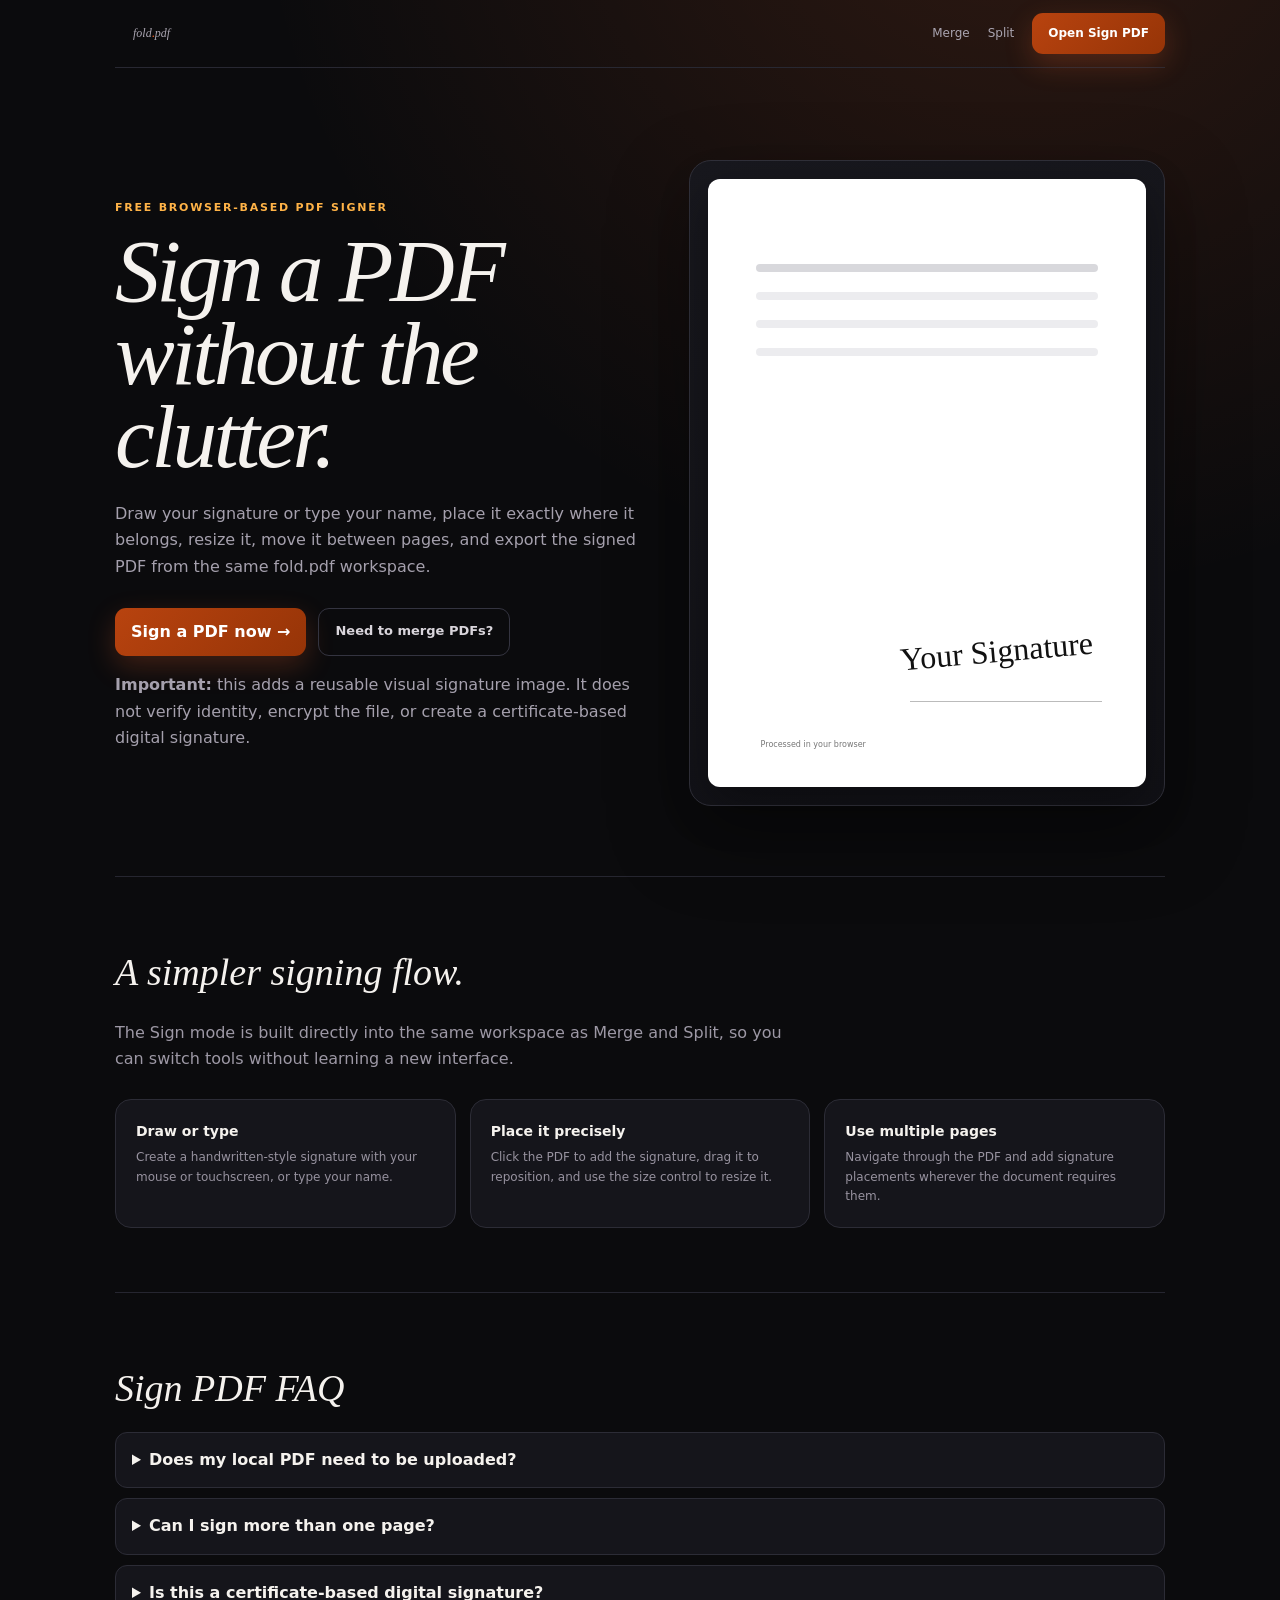
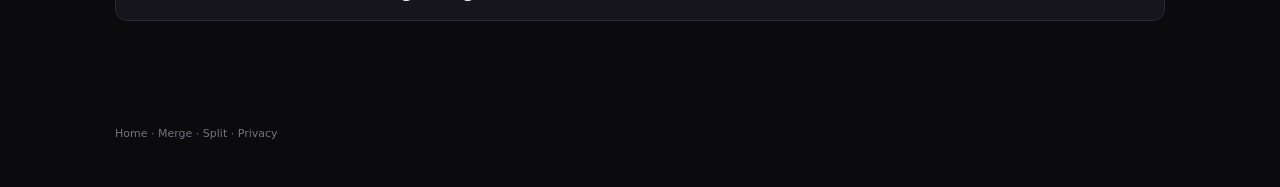
<file: sign-pdf.html>
<!DOCTYPE html>
<html lang="en">
<head>
<meta charset="UTF-8">
<meta name="viewport" content="width=device-width,initial-scale=1">
<title>Sign PDF Online Free – Draw or Type a Signature | fold.pdf</title>
<meta name="description" content="Sign a PDF online for free with fold.pdf. Draw or type your signature, place it on any page, resize it, and export the signed PDF in your browser.">
<meta name="robots" content="index,follow,max-image-preview:large">
<meta name="theme-color" content="#0b0b0d">
<link rel="canonical" href="https://pdf-merger-sepia.vercel.app/sign-pdf.html">
<meta property="og:type" content="website">
<meta property="og:title" content="Sign PDF Online Free – fold.pdf">
<meta property="og:description" content="Draw or type a signature, place it precisely on a PDF, and export the signed document in your browser.">
<meta property="og:url" content="https://pdf-merger-sepia.vercel.app/sign-pdf.html">
<style>
*{box-sizing:border-box}body{margin:0;background:radial-gradient(circle at 80% -10%,rgba(255,107,44,.15),transparent 35%),#0b0b0d;color:#f5f2ee;font-family:Inter,ui-sans-serif,system-ui,-apple-system,BlinkMacSystemFont,"Segoe UI",sans-serif;line-height:1.65}a{text-decoration:none;color:inherit}.wrap{width:min(1050px,calc(100% - 36px));margin:auto}.nav{height:68px;display:flex;align-items:center;border-bottom:1px solid #282832}.brand{font-family:Georgia,serif;font-style:italic;font-size:23px;margin-right:auto}.brand em{color:#ff6b2c;font-style:normal}.nav a{font-size:12px;color:#aaa5b1;margin-left:18px}.nav .cta,.cta{background:linear-gradient(135deg,#ff6b2c,#e95a20);color:white;padding:11px 16px;border-radius:11px;font-weight:800;box-shadow:0 10px 28px rgba(255,107,44,.22)}.hero{padding:92px 0 70px;display:grid;grid-template-columns:minmax(0,1.05fr) minmax(300px,.95fr);gap:48px;align-items:center}.eyebrow{font-size:11px;letter-spacing:.16em;text-transform:uppercase;color:#ffb347;font-weight:800}.hero h1{font-family:Georgia,serif;font-style:italic;font-weight:500;font-size:clamp(3.4rem,7vw,6.6rem);line-height:.93;letter-spacing:-.04em;margin:12px 0 22px}.hero p{color:#a5a0ad;font-size:16px;max-width:650px}.actions{display:flex;gap:12px;flex-wrap:wrap;margin-top:28px}.secondary{border:1px solid #343440;border-radius:11px;padding:11px 16px;color:#d9d5db;font-weight:700;font-size:13px}.mock{border:1px solid #30303a;background:linear-gradient(160deg,#18181e,#111116);border-radius:22px;padding:18px;box-shadow:0 30px 80px rgba(0,0,0,.35)}.paper{background:#fff;border-radius:12px;aspect-ratio:.72;position:relative;box-shadow:0 16px 45px rgba(0,0,0,.35);overflow:hidden}.paper:before{content:"";position:absolute;left:11%;right:11%;top:14%;height:8px;border-radius:99px;background:#d8d8dc;box-shadow:0 28px #ececef,0 56px #ececef,0 84px #ececef}.signature{position:absolute;right:12%;bottom:18%;font-family:"Brush Script MT","Segoe Script",cursive;font-size:32px;color:#111;transform:rotate(-5deg)}.sig-line{position:absolute;right:10%;bottom:14%;width:44%;height:1px;background:#bbb}.privacy{position:absolute;left:12%;bottom:6%;font-size:8px;color:#777}.section{padding:64px 0;border-top:1px solid #262630}.section h2{font-family:Georgia,serif;font-style:italic;font-size:38px;font-weight:500;margin:0 0 12px}.lead{color:#9d98a5;max-width:700px}.grid{display:grid;grid-template-columns:repeat(3,1fr);gap:14px;margin-top:26px}.card{border:1px solid #2c2c36;background:#15151b;border-radius:16px;padding:20px}.card strong{display:block;font-size:14px;margin-bottom:5px}.card p{font-size:12px;color:#97929f;margin:0}.faq details{border:1px solid #2c2c36;background:#15151b;border-radius:12px;padding:14px 16px;margin:10px 0}.faq summary{font-weight:750;cursor:pointer}.faq p{color:#9d98a5;font-size:13px}.footer{padding:30px 0 44px;color:#77727f;font-size:11px}@media(max-width:760px){.hero{grid-template-columns:1fr;padding:64px 0 48px}.hero h1{font-size:3.8rem}.mock{max-width:420px;width:100%;margin:auto}.grid{grid-template-columns:1fr}.nav>a:not(.cta){display:none}}
a:focus-visible,summary:focus-visible{outline:3px solid #ffb347;outline-offset:4px}.nav .cta,.cta{background:linear-gradient(135deg,#b8430f,#963407)}
</style>
<script type="application/ld+json">{"@context":"https://schema.org","@type":"WebApplication","name":"fold.pdf Sign PDF","applicationCategory":"UtilitiesApplication","operatingSystem":"Any","isAccessibleForFree":true,"inLanguage":"en","url":"https://pdf-merger-sepia.vercel.app/sign-pdf.html","description":"Browser-based PDF signing tool for drawing or typing a visual signature image and placing it on a PDF.","offers":{"@type":"Offer","price":"0","priceCurrency":"USD"}}</script>
</head>
<body>
<div class="wrap">
  <nav class="nav"><a class="brand" href="/">fold<em>.</em>pdf</a><a href="/merge-pdf.html">Merge</a><a href="/split-pdf.html">Split</a><a class="cta" href="/tool.html?mode=sign">Open Sign PDF</a></nav>
  <main>
    <section class="hero">
      <div>
        <div class="eyebrow">Free browser-based PDF signer</div>
        <h1>Sign a PDF without the clutter.</h1>
        <p>Draw your signature or type your name, place it exactly where it belongs, resize it, move it between pages, and export the signed PDF from the same fold.pdf workspace.</p>
        <div class="actions"><a class="cta" href="/tool.html?mode=sign">Sign a PDF now →</a><a class="secondary" href="/merge-pdf.html">Need to merge PDFs?</a></div>
        <p class="lead"><strong>Important:</strong> this adds a reusable visual signature image. It does not verify identity, encrypt the file, or create a certificate-based digital signature.</p>
      </div>
      <div class="mock" aria-hidden="true"><div class="paper"><div class="signature">Your Signature</div><div class="sig-line"></div><div class="privacy">Processed in your browser</div></div></div>
    </section>

    <section class="section">
      <h2>A simpler signing flow.</h2>
      <p class="lead">The Sign mode is built directly into the same workspace as Merge and Split, so you can switch tools without learning a new interface.</p>
      <div class="grid">
        <div class="card"><strong>Draw or type</strong><p>Create a handwritten-style signature with your mouse or touchscreen, or type your name.</p></div>
        <div class="card"><strong>Place it precisely</strong><p>Click the PDF to add the signature, drag it to reposition, and use the size control to resize it.</p></div>
        <div class="card"><strong>Use multiple pages</strong><p>Navigate through the PDF and add signature placements wherever the document requires them.</p></div>
      </div>
    </section>

    <section class="section faq">
      <h2>Sign PDF FAQ</h2>
      <details><summary>Does my local PDF need to be uploaded?</summary><p>Files selected directly from your device are processed in the browser. A URL or Drive import sends the link and file through our serverless proxy and hosting provider.</p></details>
      <details><summary>Can I sign more than one page?</summary><p>Yes. Navigate between pages and place a signature on each page that needs one.</p></details>
      <details><summary>Is this a certificate-based digital signature?</summary><p>No. This feature adds a reusable signature image. It provides no identity verification, timestamp, encryption, certificate, or tamper evidence, and exporting can invalidate an existing digital signature.</p></details>
    </section>
  </main>
  <footer class="footer"><a href="/">Home</a> · <a href="/merge-pdf.html">Merge</a> · <a href="/split-pdf.html">Split</a> · <a href="/privacy.html">Privacy</a></footer>
</div>
</body>
</html>
</file>
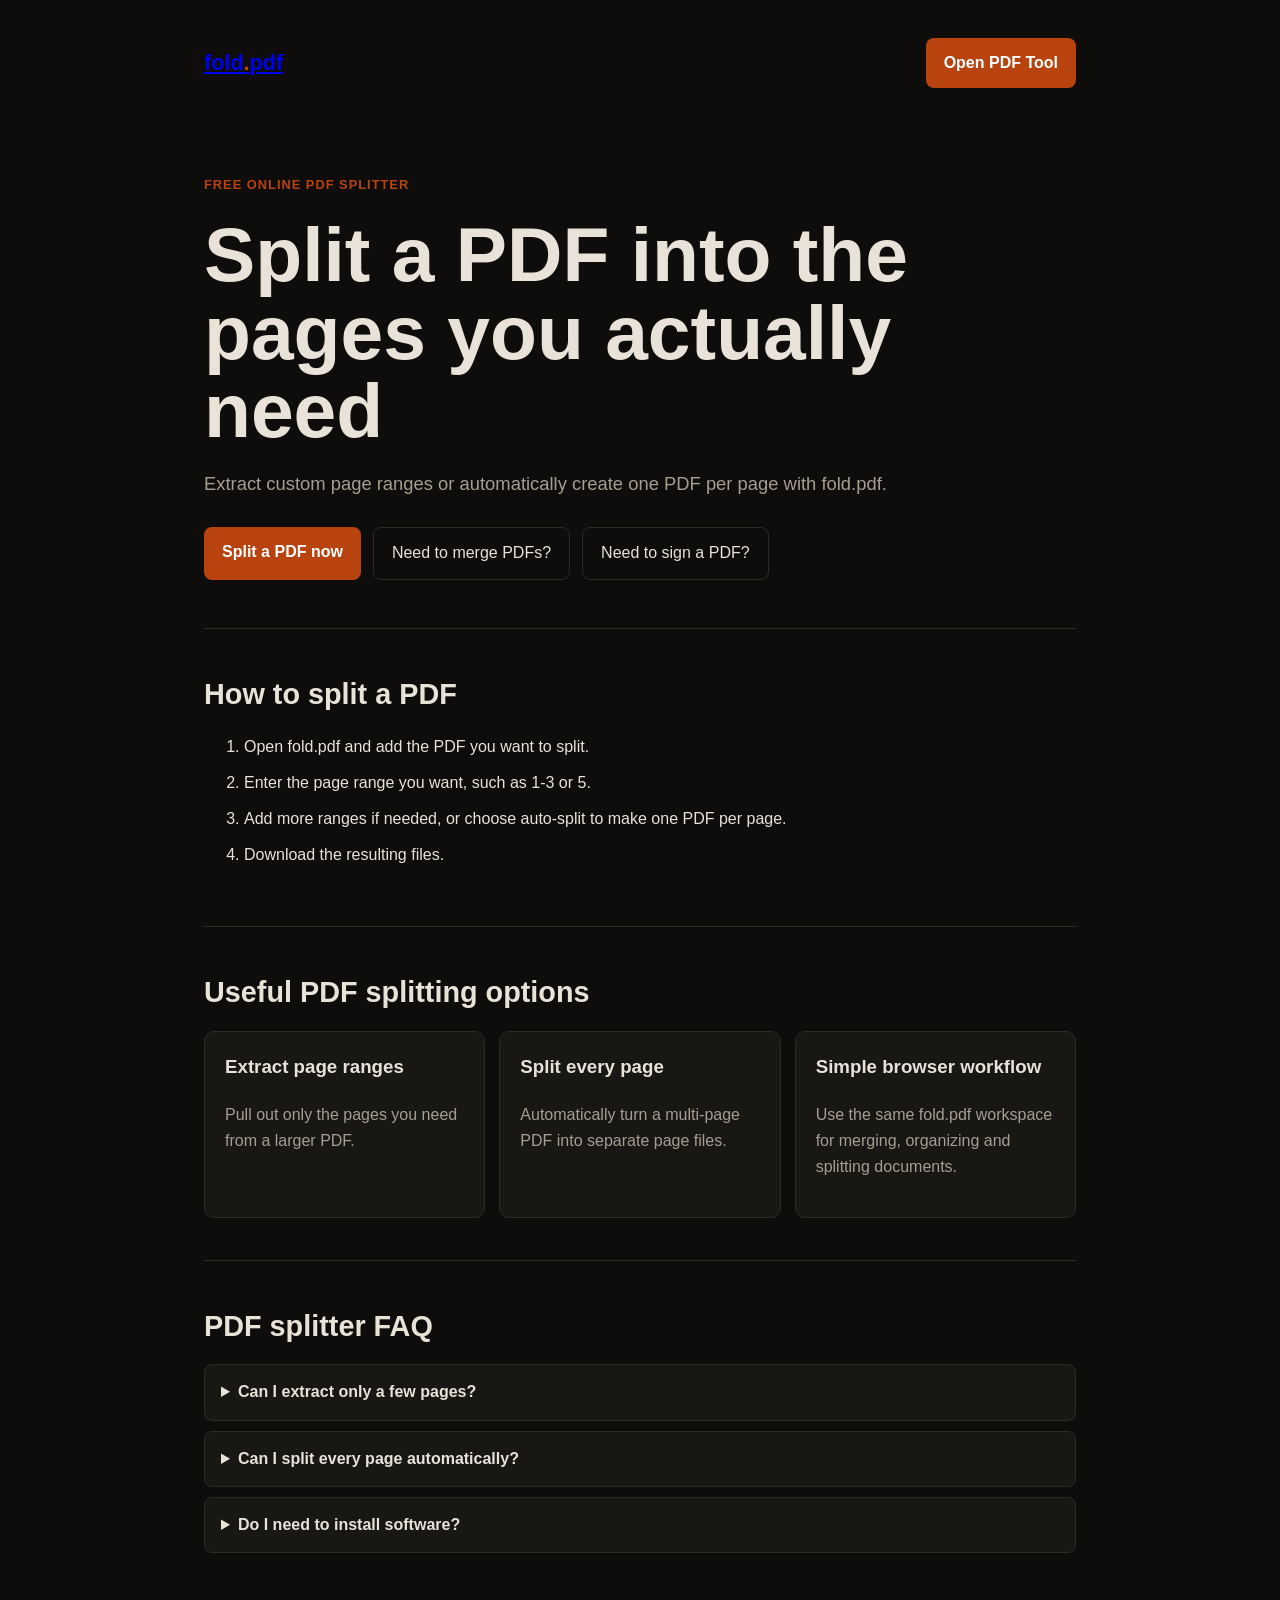
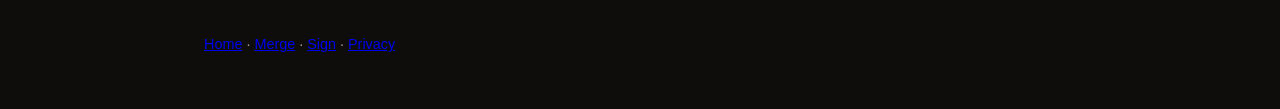
<file: split-pdf.html>
<!DOCTYPE html>
<html lang="en">
<head>
  <meta charset="UTF-8">
  <meta name="viewport" content="width=device-width, initial-scale=1.0">
  <title>Split PDF Online Free — Extract PDF Pages | fold.pdf</title>
  <meta name="description" content="Split PDF files online for free with fold.pdf. Extract page ranges or separate every page into individual PDFs using a simple browser-based PDF tool.">
  <meta name="robots" content="index,follow,max-image-preview:large">
  <link rel="canonical" href="https://pdf-merger-sepia.vercel.app/split-pdf.html">
  <meta property="og:type" content="website">
  <meta property="og:title" content="Split PDF Online Free — fold.pdf">
  <meta property="og:description" content="Extract PDF page ranges or split every page into separate files online.">
  <meta property="og:url" content="https://pdf-merger-sepia.vercel.app/split-pdf.html">
  <style>
    :root{--bg:#0e0d0b;--surface:#181714;--border:#2e2b25;--text:#e8e2d9;--muted:#a79d91;--accent:#b8430f}
    *{box-sizing:border-box}body{margin:0;background:var(--bg);color:var(--text);font-family:Arial,sans-serif;line-height:1.65}.wrap{max-width:920px;margin:auto;padding:24px}.nav{display:flex;justify-content:space-between;align-items:center;padding:14px 0}.brand{font-size:1.35rem;font-weight:700}.brand em{color:var(--accent);font-style:normal}.cta{display:inline-block;background:var(--accent);color:#fff;text-decoration:none;padding:12px 18px;border-radius:8px;font-weight:700}.hero{padding:72px 0 48px}.eyebrow{color:var(--accent);font-weight:700;text-transform:uppercase;letter-spacing:.08em;font-size:.8rem}h1{font-size:clamp(2.4rem,7vw,4.8rem);line-height:1.02;margin:.25em 0}.lead{font-size:1.15rem;color:var(--muted);max-width:720px}.actions{display:flex;gap:12px;flex-wrap:wrap;margin-top:28px}.secondary{display:inline-block;border:1px solid var(--border);text-decoration:none;color:var(--text);padding:12px 18px;border-radius:8px}section{padding:42px 0;border-top:1px solid var(--border)}h2{font-size:1.8rem;margin:0 0 14px}.grid{display:grid;grid-template-columns:repeat(auto-fit,minmax(220px,1fr));gap:14px}.card{background:var(--surface);border:1px solid var(--border);border-radius:10px;padding:20px}.card h3{margin-top:0}.muted{color:var(--muted)}li{margin:.6rem 0}.faq details{background:var(--surface);border:1px solid var(--border);border-radius:8px;padding:14px 16px;margin:10px 0}.faq summary{font-weight:700;cursor:pointer}.footer{color:var(--muted);font-size:.9rem;padding:28px 0}
    a:focus-visible,summary:focus-visible{outline:3px solid #f0a040;outline-offset:4px}
  </style>
  <script type="application/ld+json">{"@context":"https://schema.org","@type":"WebApplication","name":"fold.pdf PDF Splitter","applicationCategory":"UtilitiesApplication","operatingSystem":"Any","isAccessibleForFree":true,"inLanguage":"en","url":"https://pdf-merger-sepia.vercel.app/split-pdf.html","description":"Online PDF splitter for extracting ordered or reverse page ranges or creating one PDF per page.","offers":{"@type":"Offer","price":"0","priceCurrency":"USD"}}</script>
</head>
<body>
<main class="wrap">
  <nav class="nav"><a class="brand" href="/">fold<em>.</em>pdf</a><a class="cta" href="/tool.html?mode=split">Open PDF Tool</a></nav>
  <header class="hero"><div class="eyebrow">Free online PDF splitter</div><h1>Split a PDF into the pages you actually need</h1><p class="lead">Extract custom page ranges or automatically create one PDF per page with fold.pdf.</p><div class="actions"><a class="cta" href="/tool.html?mode=split">Split a PDF now</a><a class="secondary" href="/merge-pdf.html">Need to merge PDFs?</a><a class="secondary" href="/sign-pdf.html">Need to sign a PDF?</a></div></header>
  <section><h2>How to split a PDF</h2><ol><li>Open fold.pdf and add the PDF you want to split.</li><li>Enter the page range you want, such as 1-3 or 5.</li><li>Add more ranges if needed, or choose auto-split to make one PDF per page.</li><li>Download the resulting files.</li></ol></section>
  <section><h2>Useful PDF splitting options</h2><div class="grid"><article class="card"><h3>Extract page ranges</h3><p class="muted">Pull out only the pages you need from a larger PDF.</p></article><article class="card"><h3>Split every page</h3><p class="muted">Automatically turn a multi-page PDF into separate page files.</p></article><article class="card"><h3>Simple browser workflow</h3><p class="muted">Use the same fold.pdf workspace for merging, organizing and splitting documents.</p></article></div></section>
  <section class="faq"><h2>PDF splitter FAQ</h2><details><summary>Can I extract only a few pages?</summary><p>Yes. Define custom ranges such as 1-3, 5, or other page selections.</p></details><details><summary>Can I split every page automatically?</summary><p>Yes. Auto-split creates one output PDF for each page of the source document.</p></details><details><summary>Do I need to install software?</summary><p>No. fold.pdf runs as a web application in your browser.</p></details></section>
  <footer class="footer"><a href="/">Home</a> · <a href="/merge-pdf.html">Merge</a> · <a href="/sign-pdf.html">Sign</a> · <a href="/privacy.html">Privacy</a></footer>
</main>
</body>
</html>
</file>
